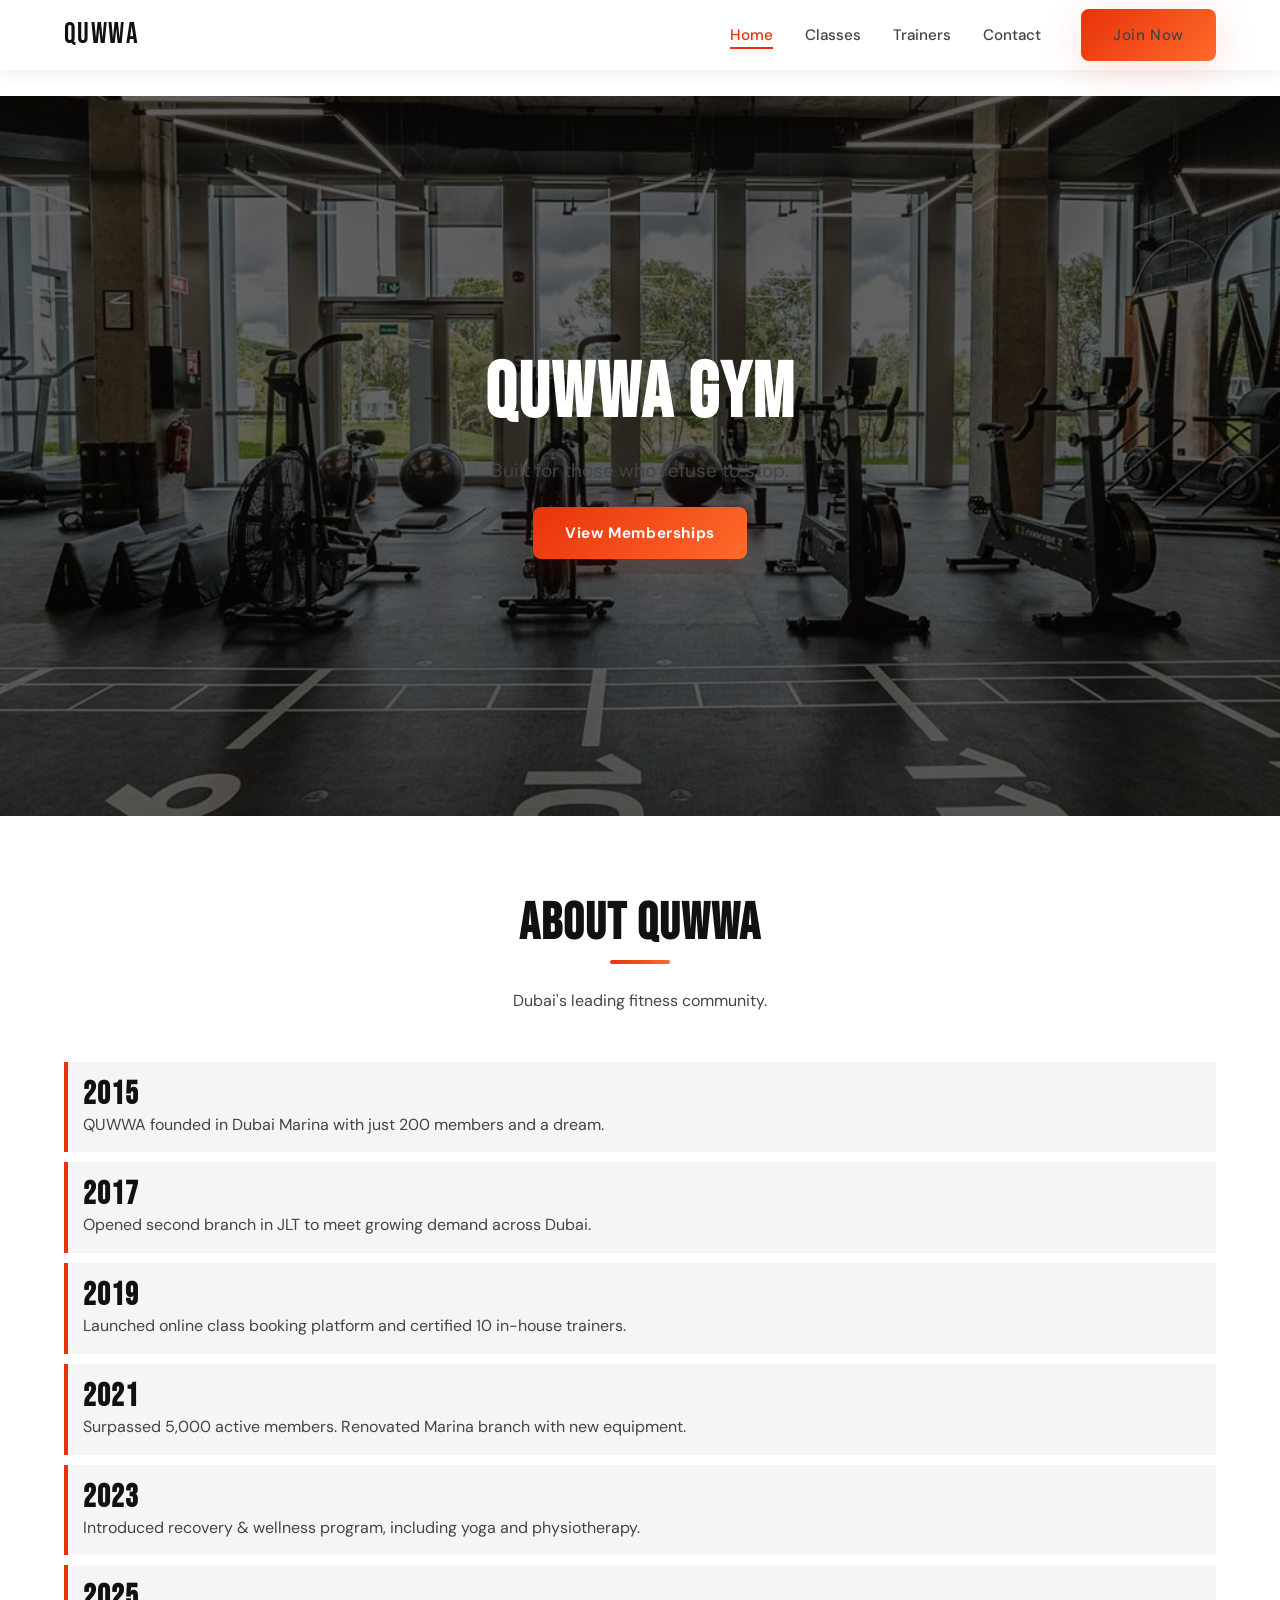
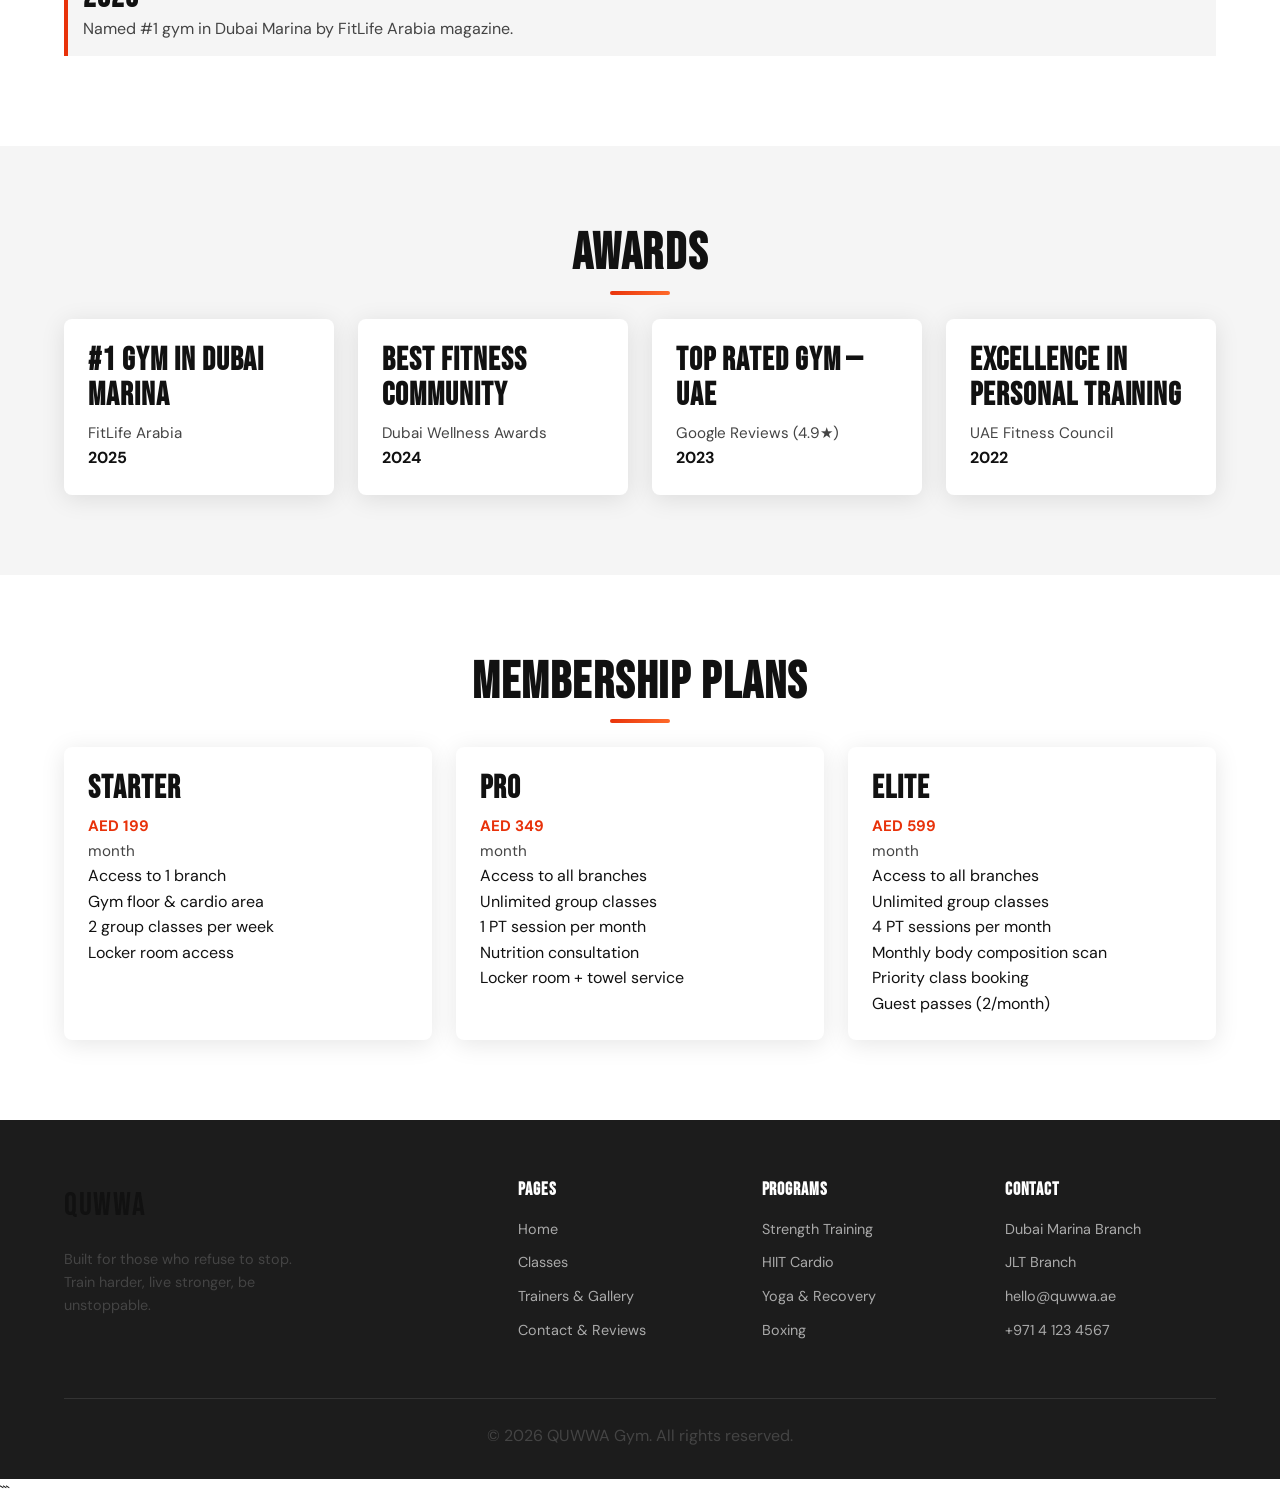
<file: index.html>
```html
<!DOCTYPE html>
<html lang="en">
<head>
<meta charset="UTF-8">
<meta name="viewport" content="width=device-width, initial-scale=1.0">
<title>QUWWA Gym - Home</title>

<link rel="stylesheet" href="css/shared.css">
<link rel="stylesheet" href="css/home.css">
</head>
<body>

<div id="navbar-placeholder"></div>

<main>

<section class="hero">
<div class="container hero-content">
<h1>QUWWA GYM</h1>
<p>Built for those who refuse to stop.</p>
<a href="#memberships" class="btn btn-primary">View Memberships</a>
</div>
</section>

<section id="about">
<div class="container">
<h2 class="section-title">About QUWWA</h2>
<div class="divider"></div>
<p class="section-subtitle">
Dubai's leading fitness community.
</p>

<div id="historyContainer"></div>
</div>
</section>

<section class="section-alt">
<div class="container">
<h2 class="section-title">Awards</h2>
<div class="divider"></div>

<div id="awardsContainer"></div>
</div>
</section>

<section id="memberships">
<div class="container">
<h2 class="section-title">Membership Plans</h2>
<div class="divider"></div>

<div id="membershipContainer"></div>
</div>
</section>

</main>

<div id="footer-placeholder"></div>

<script src="js/shared.js"></script>
<script src="js/home.js"></script>

</body>
</html>
```
</file>
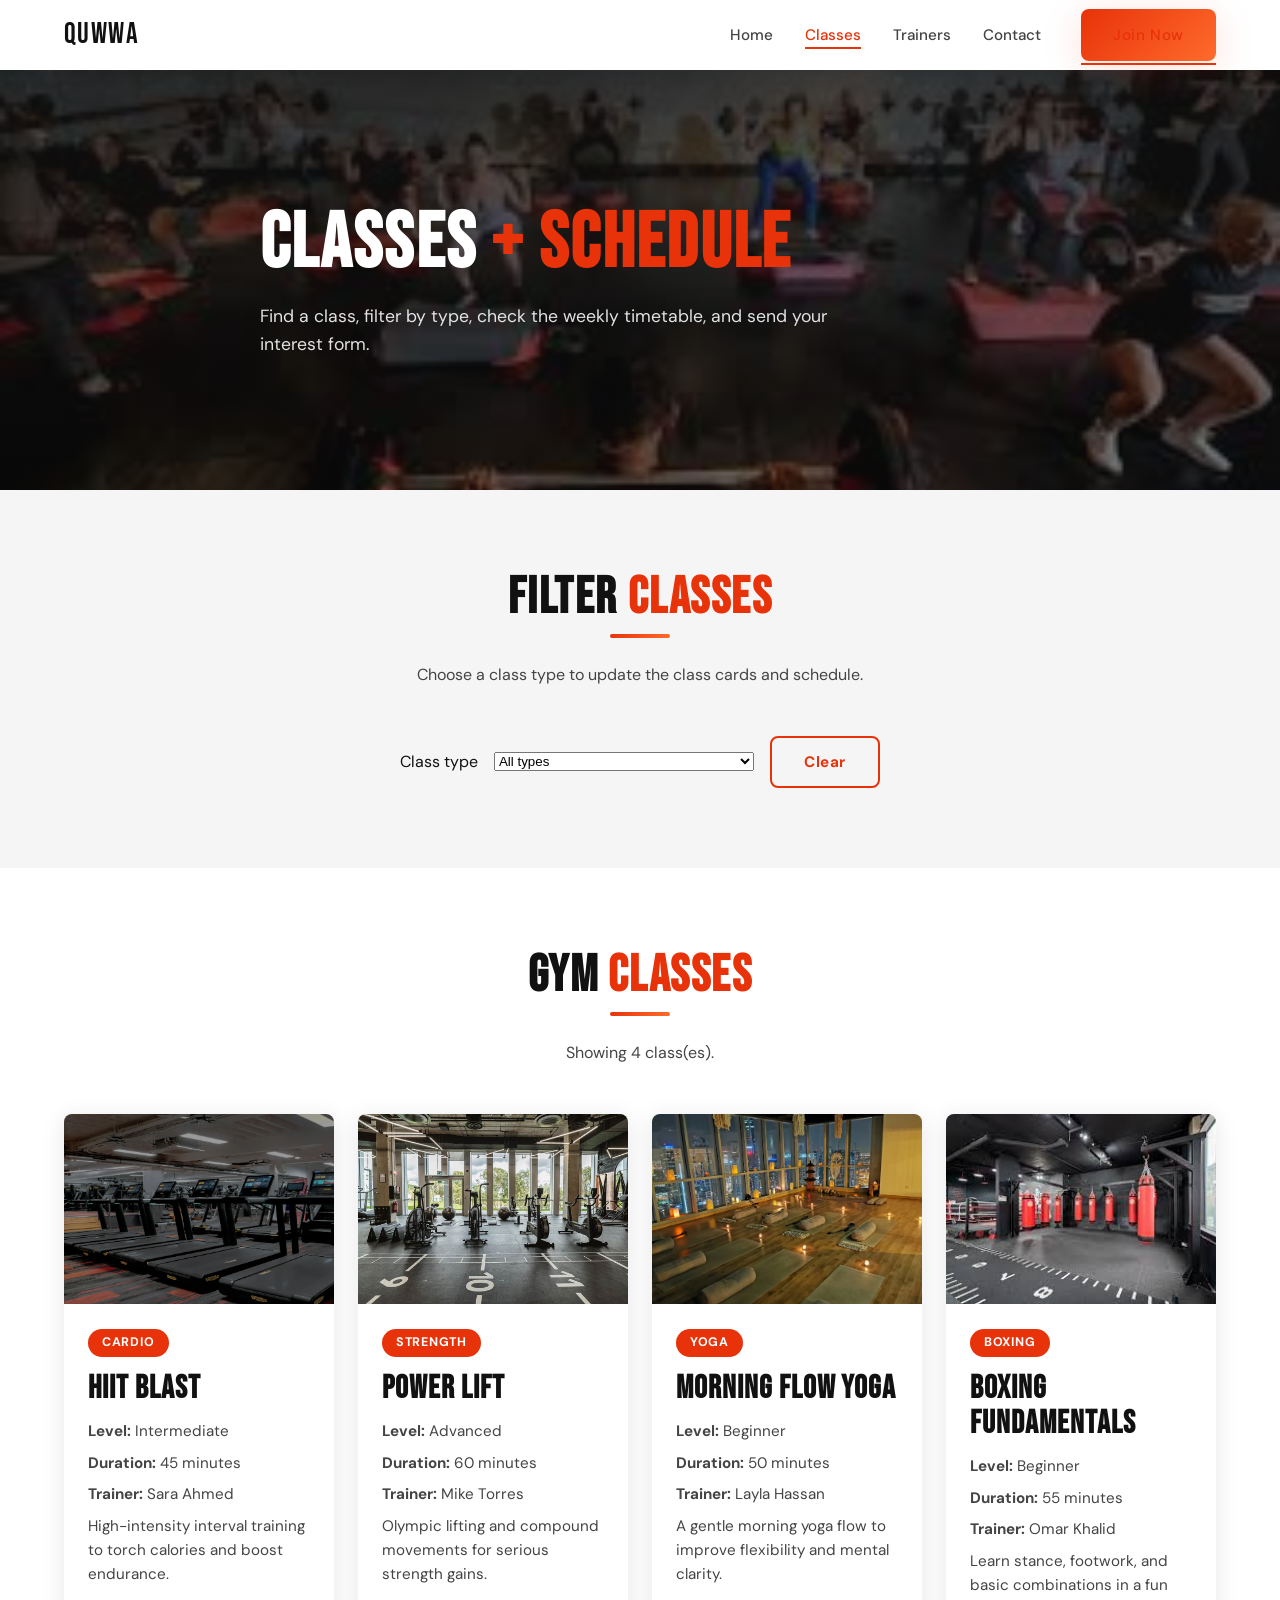
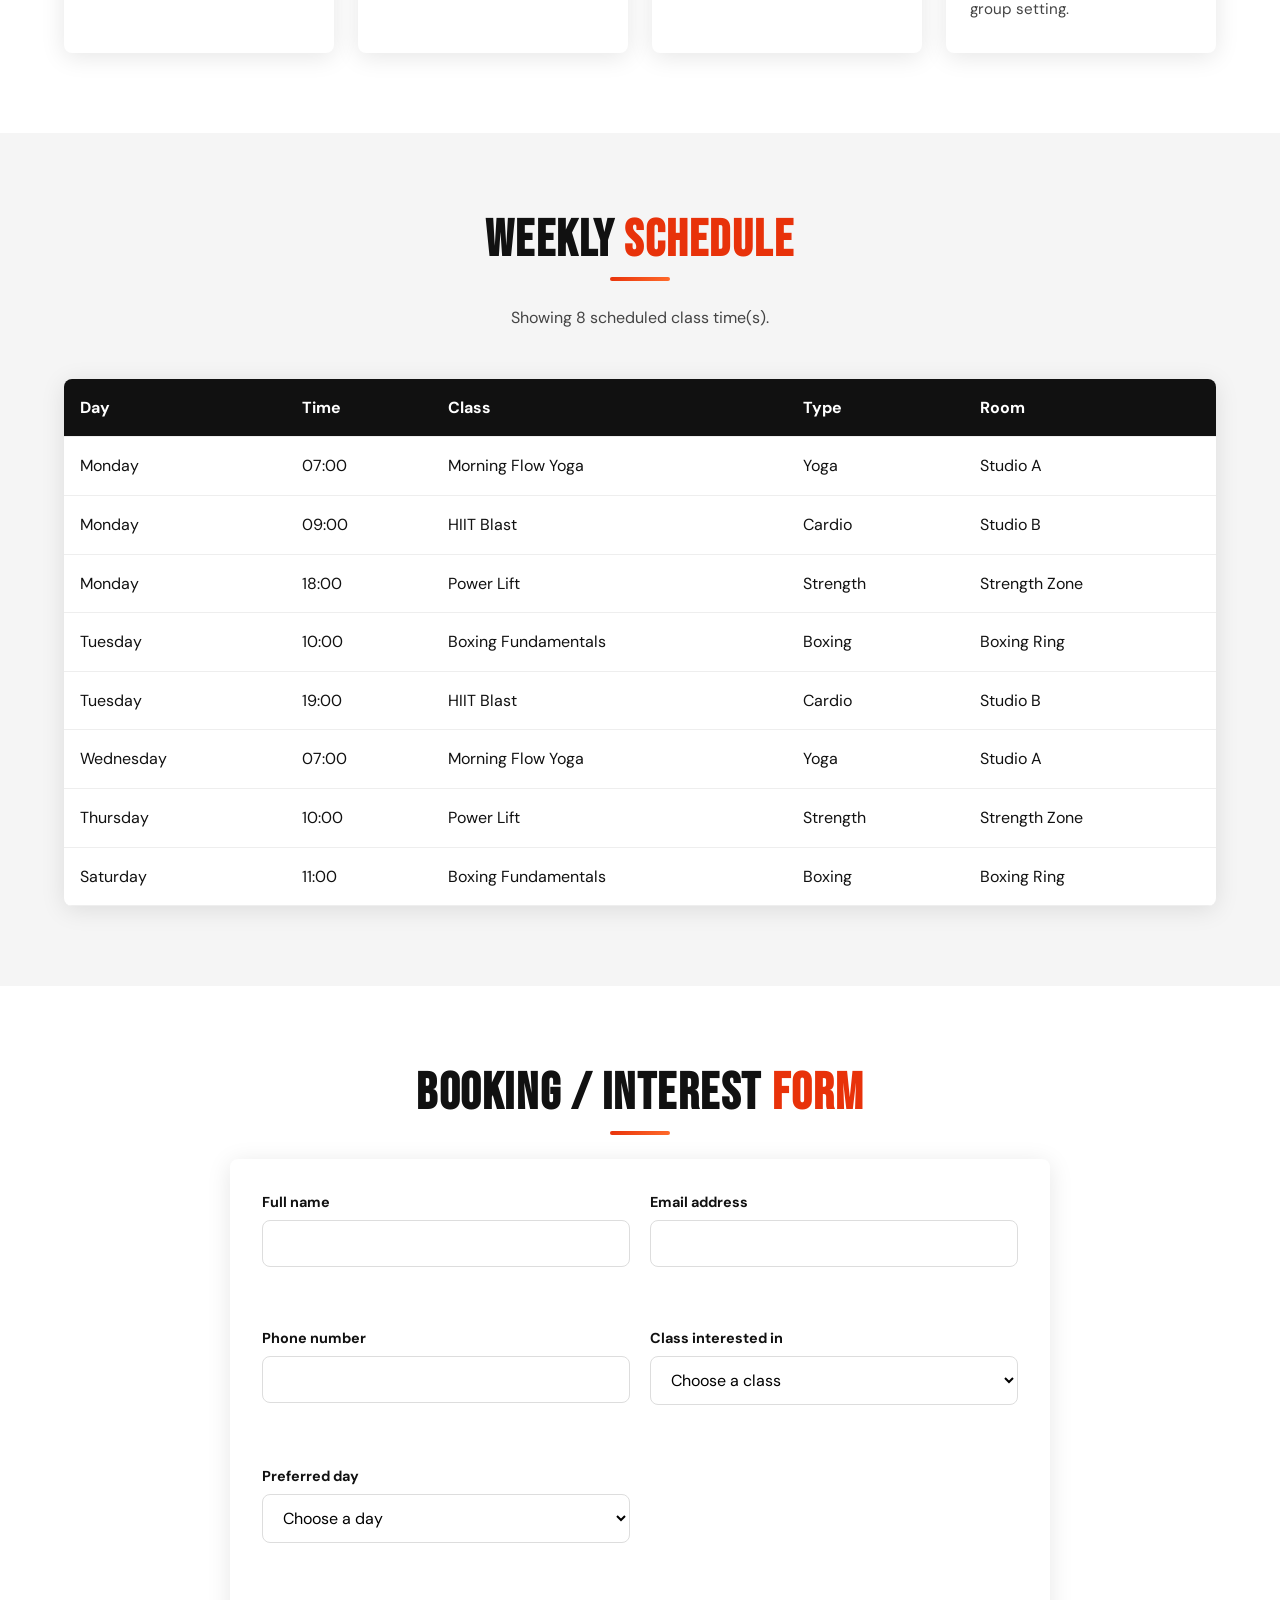
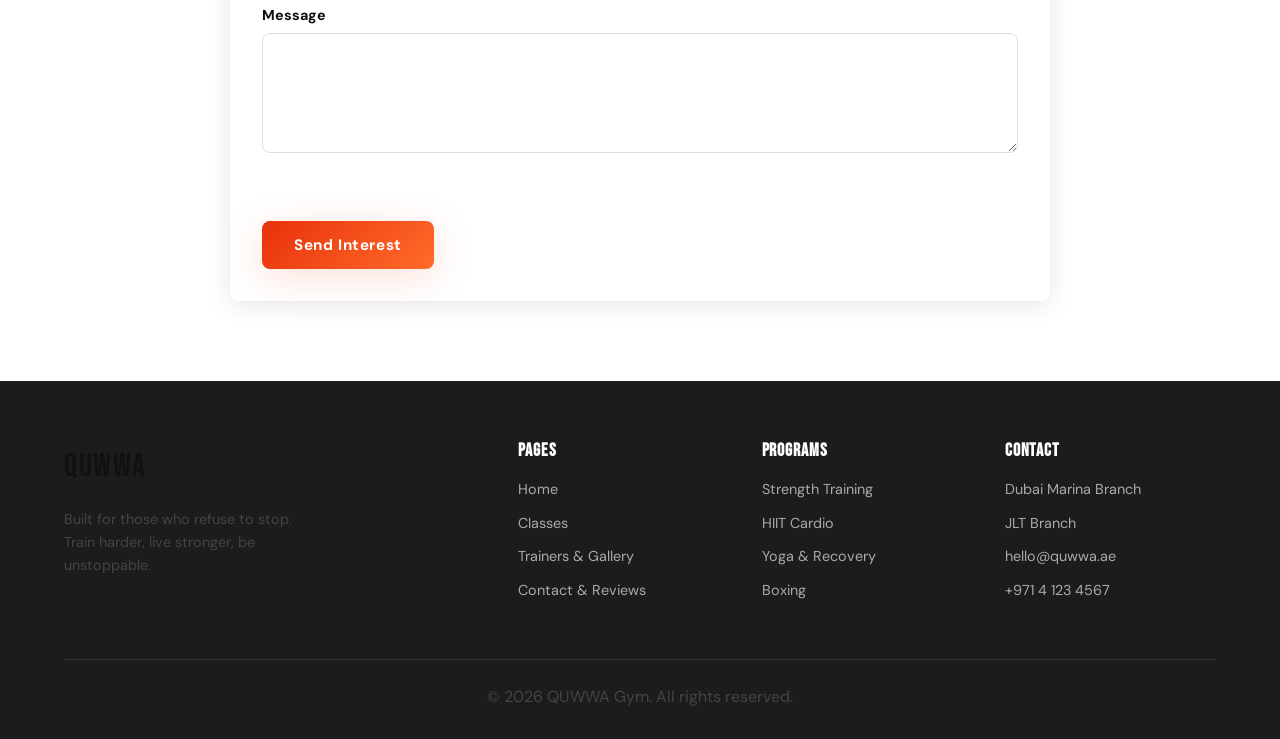
<file: classes.html>
<!DOCTYPE html>
<!-- This line tells the browser to use modern HTML. -->
<html lang="en">
<!-- The head contains settings and file links. -->
<head>
  <!-- This makes normal characters display correctly. -->
  <meta charset="UTF-8">
  <!-- This makes the page responsive on phones and laptops. -->
  <meta name="viewport" content="width=device-width, initial-scale=1.0">
  <!-- This is the browser tab title. -->
  <title>Lesson 2 Classes — QUWWA Gym</title>
  <!-- This loads the shared QUWWA website styles. -->
  <link rel="stylesheet" href="../css/shared.css">
  <!-- This loads the Lesson 2 Classes page styles. -->
  <link rel="stylesheet" href="css/classes.css">
  <!-- This loads the shared QUWWA navbar and footer script. -->
  <script src="../js/shared.js" defer></script>
  <!-- This loads the Lesson 2 Classes page script. -->
  <script src="js/classes.js" defer></script>
</head>
<!-- The body contains everything visible on the page. -->
<body>
  <!-- The shared QUWWA navbar will be inserted here. -->
  <div id="navbar-placeholder"></div>

  <!-- The main tag contains the real page content. -->
  <main>
    <!-- This section is the top hero area. -->
    <section class="classes-hero">
      <!-- This container keeps the hero text aligned with the website. -->
      <div class="container classes-hero-content">
        <!-- This is the main page heading. -->
        <h1>Classes <span class="accent">+ Schedule</span></h1>
        <!-- This paragraph explains what the page does. -->
        <p>Find a class, filter by type, check the weekly timetable, and send your interest form.</p>
      </div>
    </section>

    <!-- This section is the filter area. -->
    <section class="classes-filter-section section-alt">
      <!-- This container keeps the content inside the normal website width. -->
      <div class="container">
        <!-- This heading names the section. -->
        <h2 class="section-title">Filter <span class="accent">Classes</span></h2>
        <!-- This decorative line matches the rest of the website. -->
        <div class="divider"></div>
        <!-- This text explains the filter feature. -->
        <p class="section-subtitle">Choose a class type to update the class cards and schedule.</p>
        <!-- This row keeps the filter controls together. -->
        <div class="classes-filter-row">
          <!-- This label explains the dropdown. -->
          <label for="typeFilter">Class type</label>
          <!-- JavaScript will add class type options inside this select. -->
          <select id="typeFilter">
            <!-- This default option is always visible. -->
            <option value="All">All types</option>
          </select>
          <!-- This button clears the selected filter. -->
          <button type="button" class="btn btn-outline" id="clearFilter">Clear</button>
        </div>
      </div>
    </section>

    <!-- This section displays the class cards. -->
    <section class="classes-list-section">
      <!-- This container keeps the content aligned. -->
      <div class="container">
        <!-- This heading names the section. -->
        <h2 class="section-title">Gym <span class="accent">Classes</span></h2>
        <!-- This decorative line matches the other pages. -->
        <div class="divider"></div>
        <!-- JavaScript will update this text after loading JSON. -->
        <p id="classCount" class="section-subtitle">Loading classes from JSON...</p>
        <!-- JavaScript will place class cards inside this empty grid. -->
        <div id="classesGrid" class="classes-grid"></div>
      </div>
    </section>

    <!-- This section shows the weekly schedule. -->
    <section class="schedule-section section-alt">
      <!-- This container keeps the content aligned. -->
      <div class="container">
        <!-- This heading names the schedule section. -->
        <h2 class="section-title">Weekly <span class="accent">Schedule</span></h2>
        <!-- This decorative line matches the other pages. -->
        <div class="divider"></div>
        <!-- JavaScript updates this note when the filter changes. -->
        <p id="scheduleNote" class="section-subtitle">Loading schedule from JSON...</p>
        <!-- This wrapper allows horizontal scrolling on small screens. -->
        <div class="schedule-table-wrap">
          <!-- This table shows simple example schedule rows. -->
          <table class="schedule-table">
            <!-- This table head contains column names. -->
            <thead>
              <!-- This row contains the headings. -->
              <tr>
                <!-- This heading is for the day. -->
                <th>Day</th>
                <!-- This heading is for the time. -->
                <th>Time</th>
                <!-- This heading is for the class. -->
                <th>Class</th>
                <!-- This heading is for the type. -->
                <th>Type</th>
                <!-- This heading is for the room. -->
                <th>Room</th>
              </tr>
            </thead>
            <!-- JavaScript will add schedule rows inside this table body. -->
            <tbody id="scheduleBody"></tbody>
          </table>
        </div>
      </div>
    </section>

    <!-- This section contains the booking form. -->
    <section class="booking-section" id="booking">
      <!-- This container keeps the content aligned. -->
      <div class="container">
        <!-- This heading names the form section. -->
        <h2 class="section-title">Booking / Interest <span class="accent">Form</span></h2>
        <!-- This decorative line matches the other pages. -->
        <div class="divider"></div>
        <!-- This form is validated with simple JavaScript. -->
        <form id="bookingForm" class="booking-form" novalidate>
          <!-- This group contains the name field. -->
          <div class="form-group">
            <!-- This label names the input. -->
            <label for="studentName">Full name</label>
            <!-- This input lets the user type their name. -->
            <input id="studentName" type="text">
            <!-- This paragraph shows a name validation message. -->
            <p class="error-message" id="nameError"></p>
          </div>

          <!-- This group contains the email field. -->
          <div class="form-group">
            <!-- This label names the input. -->
            <label for="studentEmail">Email address</label>
            <!-- This input lets the user type their email. -->
            <input id="studentEmail" type="email">
            <!-- This paragraph shows an email validation message. -->
            <p class="error-message" id="emailError"></p>
          </div>

          <!-- This group contains the phone field. -->
          <div class="form-group">
            <!-- This label names the input. -->
            <label for="studentPhone">Phone number</label>
            <!-- This input lets the user type their phone number. -->
            <input id="studentPhone" type="tel">
            <!-- This paragraph shows a phone validation message. -->
            <p class="error-message" id="phoneError"></p>
          </div>

          <!-- This group contains the class dropdown. -->
          <div class="form-group">
            <!-- This label names the dropdown. -->
            <label for="classChoice">Class interested in</label>
            <!-- JavaScript will add class options inside this dropdown. -->
            <select id="classChoice">
              <!-- This default option appears before JavaScript adds classes. -->
              <option value="">Choose a class</option>
            </select>
            <!-- This paragraph shows a class validation message. -->
            <p class="error-message" id="classError"></p>
          </div>

          <!-- This group contains the preferred day dropdown. -->
          <div class="form-group">
            <!-- This label names the day dropdown. -->
            <label for="dayChoice">Preferred day</label>
            <!-- This dropdown lets the user choose a day. -->
            <select id="dayChoice">
              <!-- This default option asks the user to choose a day. -->
              <option value="">Choose a day</option>
              <!-- This option is Monday. -->
              <option value="Monday">Monday</option>
              <!-- This option is Tuesday. -->
              <option value="Tuesday">Tuesday</option>
              <!-- This option is Wednesday. -->
              <option value="Wednesday">Wednesday</option>
              <!-- This option is Thursday. -->
              <option value="Thursday">Thursday</option>
              <!-- This option is Friday. -->
              <option value="Friday">Friday</option>
              <!-- This option is Saturday. -->
              <option value="Saturday">Saturday</option>
              <!-- This option is Sunday. -->
              <option value="Sunday">Sunday</option>
            </select>
            <!-- This paragraph shows a day validation message. -->
            <p class="error-message" id="dayError"></p>
          </div>

          <!-- This group contains the message field. -->
          <div class="form-group form-full">
            <!-- This label names the message box. -->
            <label for="studentMessage">Message</label>
            <!-- This textarea lets the user write a message. -->
            <textarea id="studentMessage" rows="4"></textarea>
            <!-- This paragraph shows a message validation message. -->
            <p class="error-message" id="messageError"></p>
          </div>

          <!-- This button submits the form. -->
          <button type="submit" class="btn btn-primary">Send Interest</button>
          <!-- This paragraph shows the simple JavaScript message. -->
          <p id="formMessage" class="form-message"></p>
        </form>
      </div>
    </section>
  </main>

  <!-- The shared QUWWA footer will be inserted here. -->
  <div id="footer-placeholder"></div>
</body>
</html>
</file>
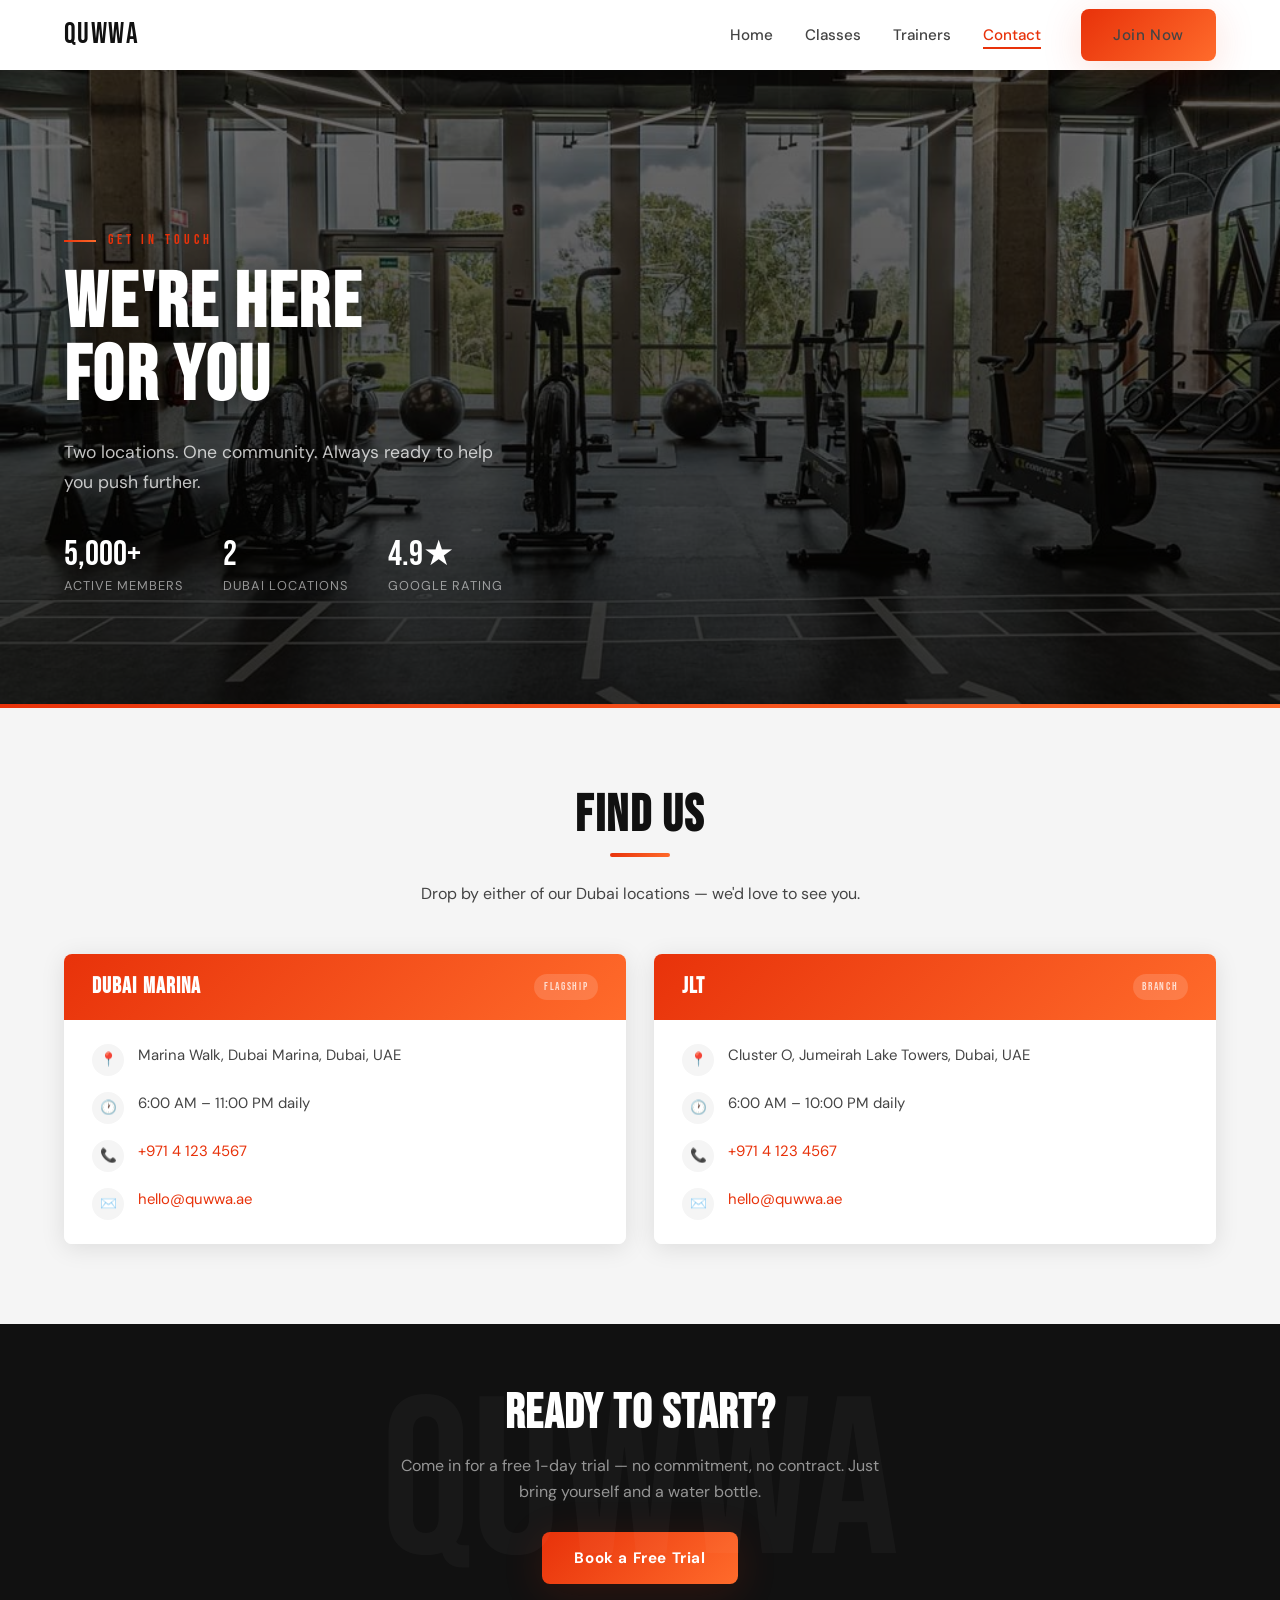
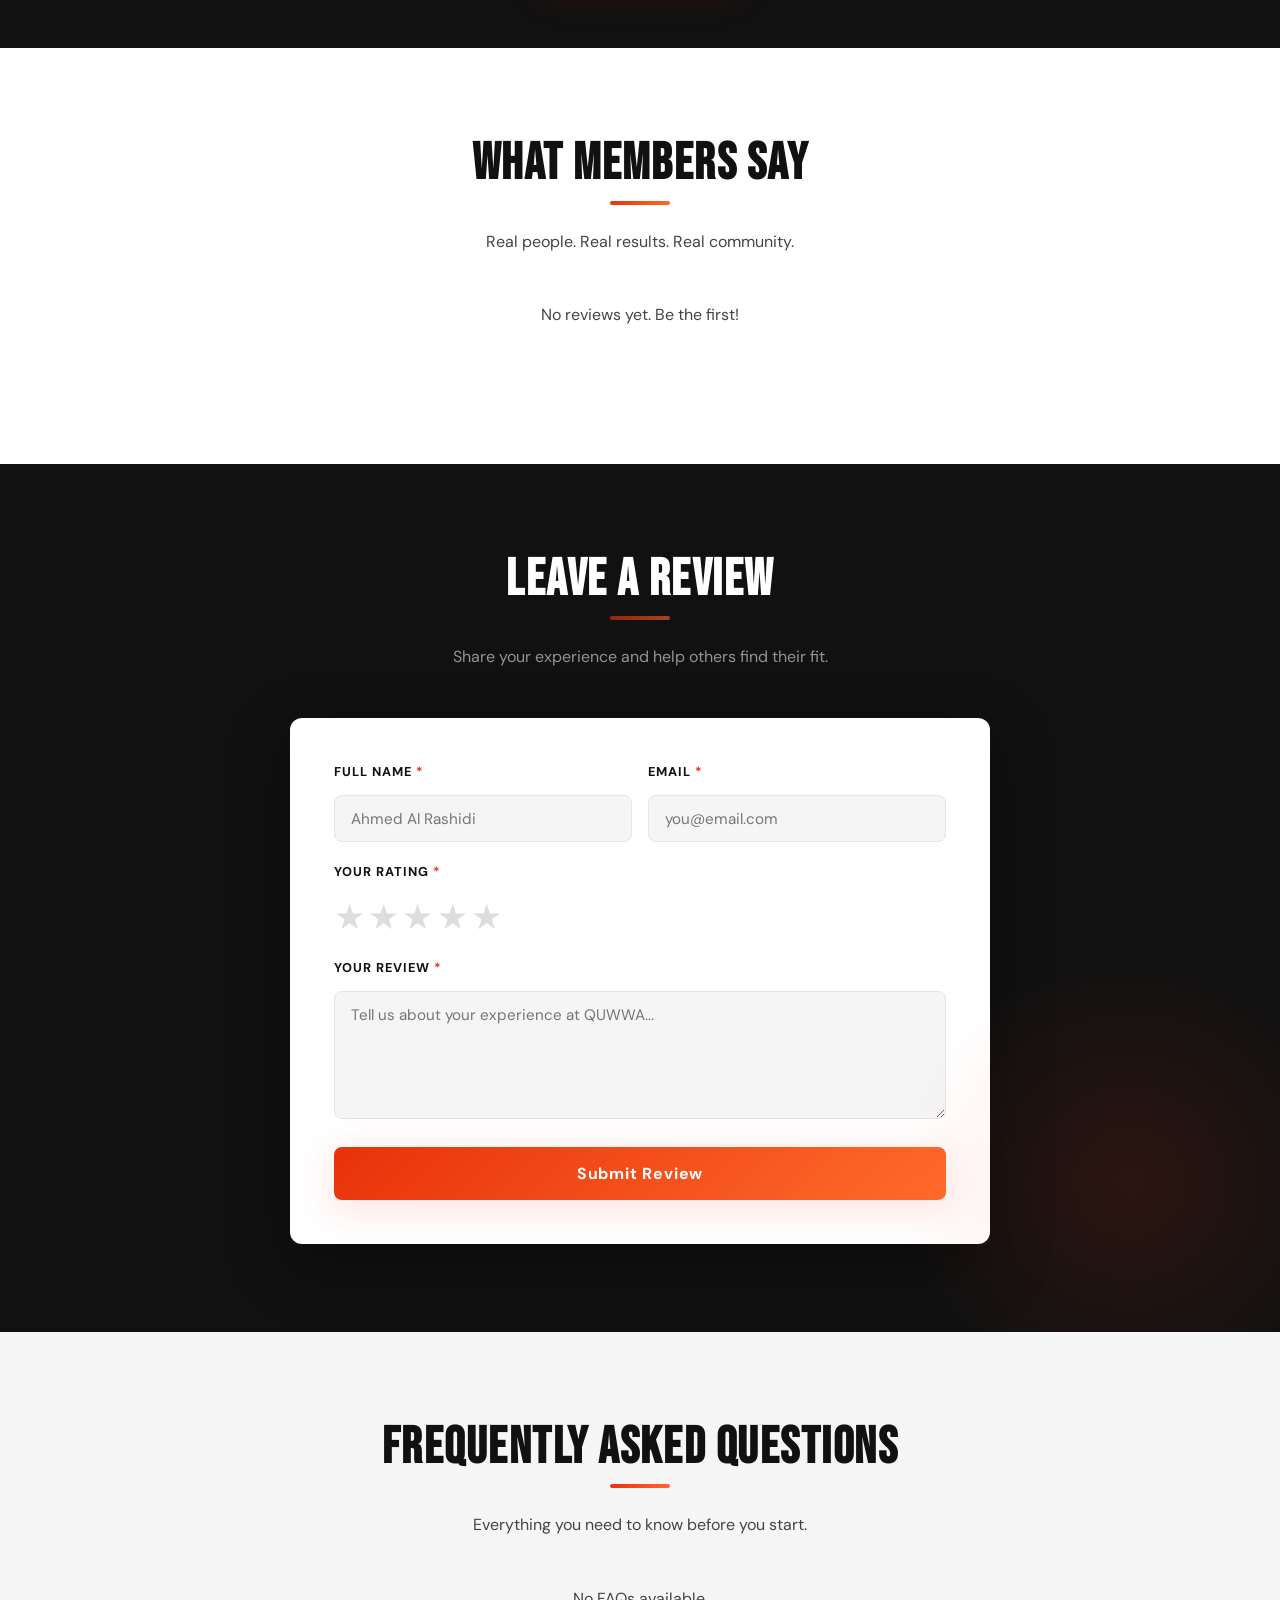
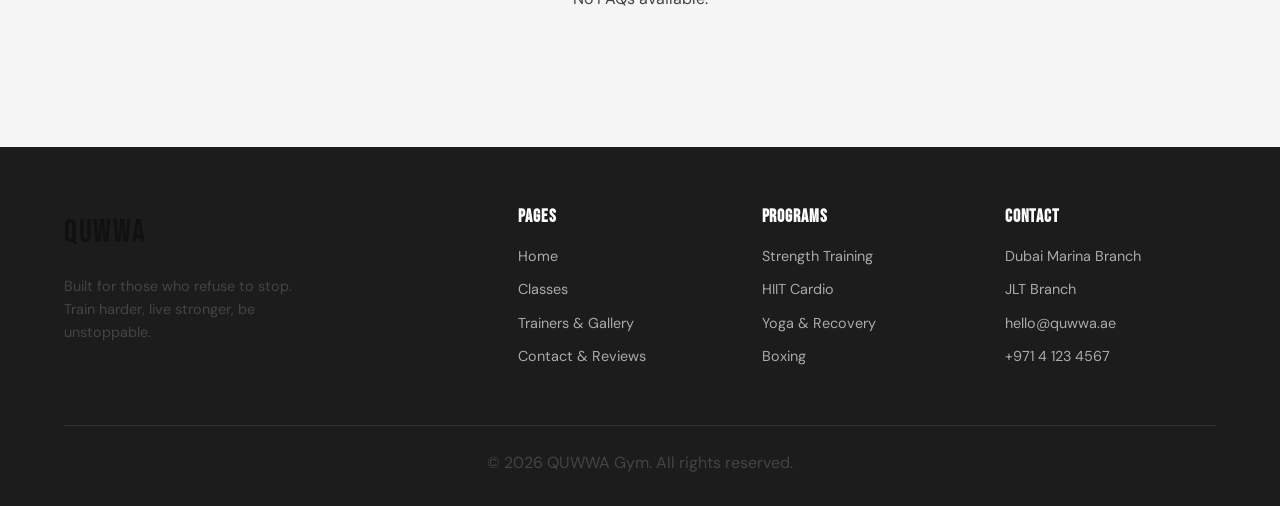
<file: contact.html>
<!DOCTYPE html>
<html lang="en">
<head>
  <meta charset="UTF-8" />
  <meta name="viewport" content="width=device-width, initial-scale=1.0"/>
  <title>Contact & Reviews — QUWWA Gym</title>
  <link rel="stylesheet" href="css/shared.css" />
  <link rel="stylesheet" href="css/contact.css" />
</head>
<body>

  <div id="navbar-placeholder"></div>

  <main>

    <!-- ===== HERO ===== -->
    <section class="contact-hero">
      <div class="container">
        <p class="hero-eyebrow">GET IN TOUCH</p>
        <h1>We're Here<br>For You</h1>
        <p class="hero-sub">Two locations. One community. Always ready to help you push further.</p>
        <div class="hero-stats">
          <div>
            <div class="hero-stat-number">5,000+</div>
            <div class="hero-stat-label">ACTIVE MEMBERS</div>
          </div>
          <div>
            <div class="hero-stat-number">2</div>
            <div class="hero-stat-label">DUBAI LOCATIONS</div>
          </div>
          <div>
            <div class="hero-stat-number">4.9★</div>
            <div class="hero-stat-label">GOOGLE RATING</div>
          </div>
        </div>
      </div>
    </section>

    <!-- ===== CONTACT INFO ===== -->
    <section class="branches-section">
      <div class="container">
        <h2 class="section-title">Find Us</h2>
        <div class="divider"></div>
        <p class="section-subtitle">Drop by either of our Dubai locations — we'd love to see you.</p>

        <div class="branches-grid">
          <div class="branch-card card">
            <div class="branch-card-top">
              <h3>Dubai Marina</h3>
              <span class="branch-tag">FLAGSHIP</span>
            </div>
            <div class="branch-body">
              <div class="branch-detail">
                <div class="detail-icon-wrap">📍</div>
                <span>Marina Walk, Dubai Marina, Dubai, UAE</span>
              </div>
              <div class="branch-detail">
                <div class="detail-icon-wrap">🕐</div>
                <span>6:00 AM – 11:00 PM daily</span>
              </div>
              <div class="branch-detail">
                <div class="detail-icon-wrap">📞</div>
                <a href="tel:+97141234567">+971 4 123 4567</a>
              </div>
              <div class="branch-detail">
                <div class="detail-icon-wrap">✉️</div>
                <a href="mailto:hello@quwwa.ae">hello@quwwa.ae</a>
              </div>
            </div>
          </div>

          <div class="branch-card card">
            <div class="branch-card-top">
              <h3>JLT</h3>
              <span class="branch-tag">BRANCH</span>
            </div>
            <div class="branch-body">
              <div class="branch-detail">
                <div class="detail-icon-wrap">📍</div>
                <span>Cluster O, Jumeirah Lake Towers, Dubai, UAE</span>
              </div>
              <div class="branch-detail">
                <div class="detail-icon-wrap">🕐</div>
                <span>6:00 AM – 10:00 PM daily</span>
              </div>
              <div class="branch-detail">
                <div class="detail-icon-wrap">📞</div>
                <a href="tel:+97141234567">+971 4 123 4567</a>
              </div>
              <div class="branch-detail">
                <div class="detail-icon-wrap">✉️</div>
                <a href="mailto:hello@quwwa.ae">hello@quwwa.ae</a>
              </div>
            </div>
          </div>
        </div>
      </div>
    </section>

    <!-- ===== DARK BAND ===== -->
    <div class="dark-band">
      <div class="container">
        <h2>Ready to Start?</h2>
        <p>Come in for a free 1-day trial — no commitment, no contract. Just bring yourself and a water bottle.</p>
        <a href="classes.html#booking" class="btn btn-primary">Book a Free Trial</a>
      </div>
    </div>

    <!-- ===== TESTIMONIALS ===== -->
    <section class="testimonials-section">
      <div class="container">
        <h2 class="section-title">What Members Say</h2>
        <div class="divider"></div>
        <p class="section-subtitle">Real people. Real results. Real community.</p>
        <div class="testimonials-grid" id="testimonials-grid">
          <div class="testimonial-skeleton card"></div>
          <div class="testimonial-skeleton card"></div>
          <div class="testimonial-skeleton card"></div>
        </div>
      </div>
    </section>

    <!-- ===== FEEDBACK FORM ===== -->
    <section class="feedback-section" id="feedback">
      <div class="container">
        <h2 class="section-title">Leave a Review</h2>
        <div class="divider"></div>
        <p class="section-subtitle">Share your experience and help others find their fit.</p>

        <div class="form-wrapper">
          <div id="form-success" class="form-success hidden">
            <div class="success-icon">✓</div>
            <h3>Thank You!</h3>
            <p>Your review has been submitted. We appreciate the feedback.</p>
          </div>

          <form id="feedback-form" novalidate>
            <div class="form-row">
              <div class="form-group">
                <label for="feedback-name">Full Name <span class="required">*</span></label>
                <input type="text" id="feedback-name" placeholder="Ahmed Al Rashidi" />
                <span class="error-msg" id="error-name"></span>
              </div>
              <div class="form-group">
                <label for="feedback-email">Email <span class="required">*</span></label>
                <input type="email" id="feedback-email" placeholder="you@email.com" />
                <span class="error-msg" id="error-email"></span>
              </div>
            </div>

            <div class="form-group">
              <label>Your Rating <span class="required">*</span></label>
              <div class="star-rating" id="star-rating">
                <button type="button" class="star" data-value="1">★</button>
                <button type="button" class="star" data-value="2">★</button>
                <button type="button" class="star" data-value="3">★</button>
                <button type="button" class="star" data-value="4">★</button>
                <button type="button" class="star" data-value="5">★</button>
              </div>
              <input type="hidden" id="feedback-rating" value="" />
              <span class="error-msg" id="error-rating"></span>
            </div>

            <div class="form-group">
              <label for="feedback-message">Your Review <span class="required">*</span></label>
              <textarea id="feedback-message" rows="5" placeholder="Tell us about your experience at QUWWA..."></textarea>
              <span class="error-msg" id="error-message"></span>
            </div>

            <button type="submit" class="btn btn-primary submit-btn" id="submit-btn">
              Submit Review
            </button>
          </form>
        </div>
      </div>
    </section>

    <!-- ===== FAQ ===== -->
    <section class="faq-section">
      <div class="container">
        <h2 class="section-title">Frequently Asked Questions</h2>
        <div class="divider"></div>
        <p class="section-subtitle">Everything you need to know before you start.</p>
        <div class="faq-list" id="faq-list"></div>
      </div>
    </section>

  </main>

  <div id="footer-placeholder"></div>

  <script src="js/shared.js"></script>
  <script src="js/contact.js"></script>
</body>
</html>
</file>
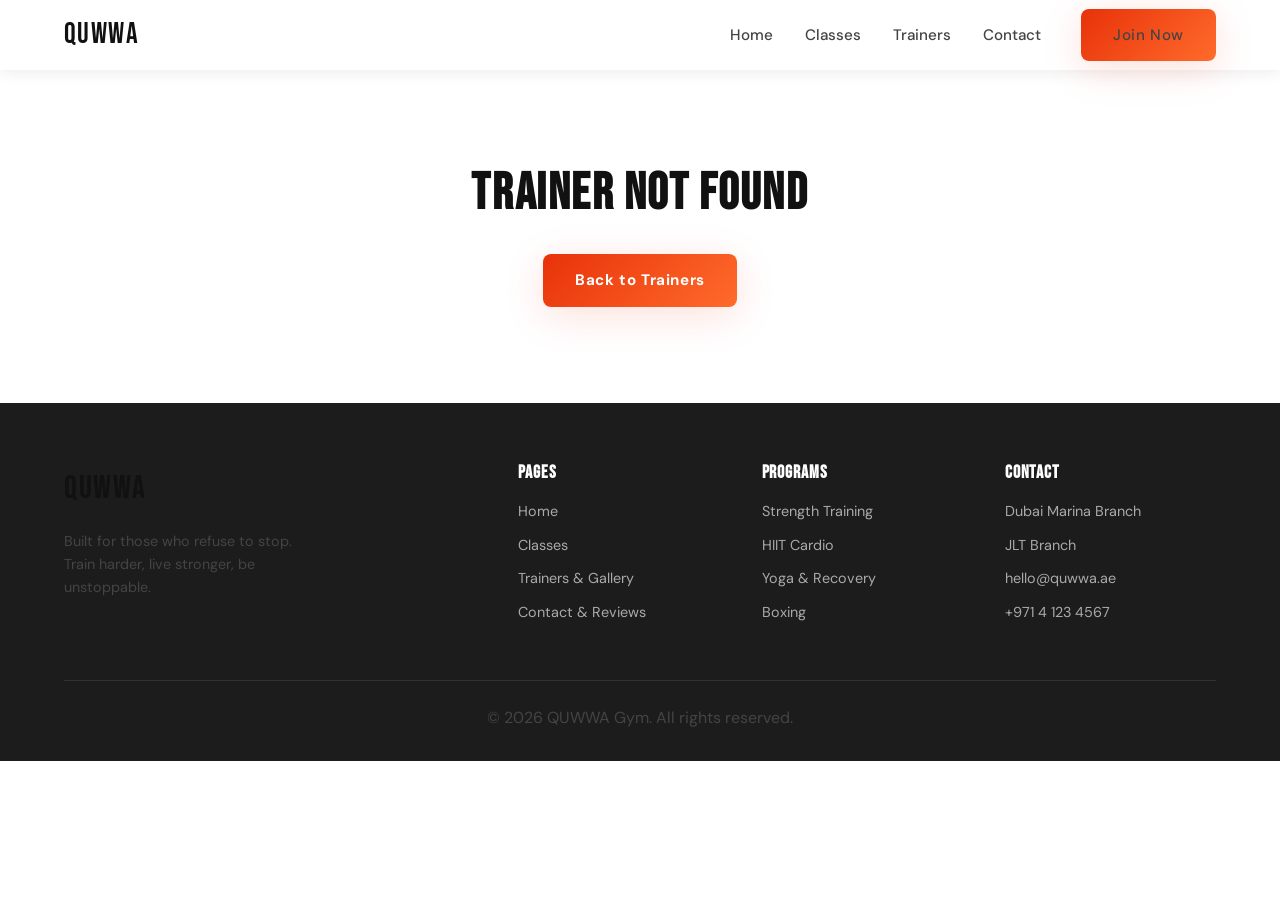
<file: trainer-profile.html>
<!DOCTYPE html>
<html lang="en">
<head>
  <meta charset="UTF-8"/>
  <meta name="viewport" content="width=device-width, initial-scale=1.0"/>
  <title>Trainer Profile — QUWWA Gym</title>
  <link rel="stylesheet" href="css/shared.css"/>
  <link rel="stylesheet" href="css/trainer-profile.css"/>
</head>
<body>

  <div id="navbar-placeholder"></div>

  <main>

    <!-- ═══ HERO ═══ -->
    <section class="profile-hero">
      <div class="profile-hero-img" id="heroImg"></div>
      <div class="profile-hero-overlay"></div>
      <div class="container profile-hero-content">
        <a href="trainers.html" class="back-btn">← Back to Trainers</a>
        <div class="profile-hero-info">
          <span class="hero-eyebrow" id="heroSpec"></span>
          <h1 id="heroName"></h1>
          <p class="profile-tagline" id="heroTagline"></p>
          <div class="profile-stats" id="heroStats"></div>
        </div>
      </div>
    </section>

    <!-- ═══ MAIN CONTENT ═══ -->
    <section class="profile-body">
      <div class="container profile-grid">

        <!-- Left: Bio + Classes + Schedule -->
        <div class="profile-main">
          <div class="profile-card">
            <h3>About</h3>
            <div class="divider" style="margin:0 0 1.2rem"></div>
            <p id="profileBio"></p>
          </div>

          <div class="profile-card mt-4">
            <h3>Classes I Teach</h3>
            <div class="divider" style="margin:0 0 1.2rem"></div>
            <div class="classes-list" id="profileClasses"></div>
          </div>

          <div class="profile-card mt-4">
            <h3>Weekly Availability</h3>
            <div class="divider" style="margin:0 0 1.2rem"></div>
            <div class="availability-grid" id="profileAvailability"></div>
          </div>

          <!-- Client quote -->
          <div class="client-quote mt-4" id="profileQuote"></div>
        </div>

        <!-- Right: Photo + Certs + Book -->
        <div class="profile-side">
          <div class="profile-photo-wrap">
            <img id="profilePhoto" src="" alt=""/>
            <div class="profile-spec-badge" id="profileBadge"></div>
          </div>

          <div class="profile-card mt-4">
            <h3>Certifications</h3>
            <div class="divider" style="margin:0 0 1.2rem"></div>
            <ul class="cert-list" id="profileCerts"></ul>
          </div>

          <a href="classes.html" class="btn btn-primary mt-4" style="width:100%;text-align:center;display:block">
            Book a Session
          </a>
        </div>

      </div>
    </section>

    <!-- ═══ TRAINING GALLERY ═══ -->
    <section class="profile-gallery-section section-alt">
      <div class="container">
        <h2 class="section-title">Training <span class="accent">Style</span></h2>
        <div class="divider"></div>
        <div class="profile-gallery" id="profileGallery"></div>
      </div>
    </section>

    <!-- ═══ OTHER TRAINERS ═══ -->
    <section class="other-trainers">
      <div class="container">
        <h2 class="section-title">Meet Other <span class="accent">Trainers</span></h2>
        <div class="divider"></div>
        <div class="other-trainers-grid" id="otherTrainers"></div>
      </div>
    </section>

  </main>

  <div id="footer-placeholder"></div>

  <script src="js/shared.js"></script>
  <script src="js/trainer-profile.js"></script>
</body>
</html>
</file>
<file: css/shared.css>
/* ============================================================
   QUWWA GYM — Shared Stylesheet
   All team members use this file. Do NOT edit without
   discussing with the group first.
   ============================================================ */

/* ---------- Google Fonts ---------- */
@import url('https://fonts.googleapis.com/css2?family=Bebas+Neue&family=DM+Sans:wght@400;500;700&display=swap');

/* ---------- CSS Variables (change here = changes everywhere) ---------- */
:root {
  --red:        #E8320A;
  --orange:     #FF6B2B;
  --gradient:   linear-gradient(135deg, #E8320A, #FF6B2B);
  --black:      #111111;
  --dark:       #1C1C1C;
  --mid:        #444444;
  --light-grey: #F5F5F5;
  --white:      #FFFFFF;

  --font-display: 'Bebas Neue', sans-serif;
  --font-body:    'DM Sans', sans-serif;

  --nav-height: 70px;
  --radius:     8px;
  --shadow:     0 4px 24px rgba(0,0,0,0.10);
  --shadow-lg:  0 8px 40px rgba(232,50,10,0.15);
  --transition: 0.25s ease;
}

/* ---------- Reset ---------- */
*, *::before, *::after { box-sizing: border-box; margin: 0; padding: 0; }
html { scroll-behavior: smooth; }
body {
  font-family: var(--font-body);
  color: var(--black);
  background: var(--white);
  line-height: 1.6;
}
img { max-width: 100%; display: block; }
a  { text-decoration: none; color: inherit; }
ul { list-style: none; }

/* ---------- Typography ---------- */
h1, h2, h3, h4 { font-family: var(--font-display); letter-spacing: 0.03em; line-height: 1.1; }
h1 { font-size: clamp(2.8rem, 6vw, 5rem); }
h2 { font-size: clamp(2rem,  4vw, 3.2rem); }
h3 { font-size: clamp(1.4rem, 2.5vw, 2rem); }
h4 { font-size: 1.2rem; }
p  { font-size: 1rem; color: var(--mid); }

.section-title {
  text-align: center;
  margin-bottom: 0.5rem;
}
.section-subtitle {
  text-align: center;
  max-width: 520px;
  margin: 0 auto 3rem;
  color: var(--mid);
}
.accent { color: var(--red); }

/* ---------- Layout ---------- */
.container {
  width: 90%;
  max-width: 1200px;
  margin: 0 auto;
}
section {
  padding: 80px 0;
}
.section-alt {
  background: var(--light-grey);
}

/* ---------- Buttons ---------- */
.btn {
  display: inline-block;
  padding: 14px 32px;
  border-radius: var(--radius);
  font-family: var(--font-body);
  font-weight: 700;
  font-size: 0.95rem;
  letter-spacing: 0.04em;
  cursor: pointer;
  border: none;
  transition: var(--transition);
}
.btn-primary {
  background: var(--gradient);
  color: var(--white);
  box-shadow: var(--shadow-lg);
}
.btn-primary:hover {
  transform: translateY(-2px);
  box-shadow: 0 12px 40px rgba(232,50,10,0.30);
}
.btn-outline {
  background: transparent;
  border: 2px solid var(--red);
  color: var(--red);
}
.btn-outline:hover {
  background: var(--red);
  color: var(--white);
}

/* ---------- Cards ---------- */
.card {
  background: var(--white);
  border-radius: var(--radius);
  box-shadow: var(--shadow);
  overflow: hidden;
  transition: transform var(--transition), box-shadow var(--transition);
}
.card:hover {
  transform: translateY(-6px);
  box-shadow: var(--shadow-lg);
}
.card-body { padding: 1.5rem; }
.card-body h3 { margin-bottom: 0.5rem; }
.card-body p  { font-size: 0.95rem; }

/* ---------- Badge ---------- */
.badge {
  display: inline-block;
  padding: 4px 14px;
  border-radius: 100px;
  font-size: 0.78rem;
  font-weight: 700;
  letter-spacing: 0.06em;
  text-transform: uppercase;
}
.badge-red    { background: var(--red);    color: #fff; }
.badge-orange { background: var(--orange); color: #fff; }
.badge-grey   { background: #eee;          color: var(--mid); }

/* ---------- Form elements ---------- */
.form-group { margin-bottom: 1.2rem; }
.form-group label {
  display: block;
  font-weight: 700;
  margin-bottom: 6px;
  font-size: 0.9rem;
}
.form-group input,
.form-group select,
.form-group textarea {
  width: 100%;
  padding: 12px 16px;
  border: 1.5px solid #ddd;
  border-radius: var(--radius);
  font-family: var(--font-body);
  font-size: 1rem;
  transition: border-color var(--transition);
  background: var(--white);
}
.form-group input:focus,
.form-group select:focus,
.form-group textarea:focus {
  outline: none;
  border-color: var(--red);
}
.form-group textarea { resize: vertical; min-height: 120px; }
.error-msg { color: var(--red); font-size: 0.82rem; margin-top: 4px; display: none; }
.error-msg.show { display: block; }

/* ---------- Divider ---------- */
.divider {
  width: 60px;
  height: 4px;
  background: var(--gradient);
  border-radius: 4px;
  margin: 0 auto 1.5rem;
}

/* ---------- Navbar ---------- */
.navbar {
  position: fixed;
  top: 0; left: 0; right: 0;
  height: var(--nav-height);
  background: var(--white);
  box-shadow: 0 2px 16px rgba(0,0,0,0.08);
  z-index: 1000;
  display: flex;
  align-items: center;
}
.navbar .container {
  display: flex;
  align-items: center;
  justify-content: space-between;
}
.nav-logo {
  font-family: var(--font-display);
  font-size: 1.8rem;
  color: var(--black);
  letter-spacing: 0.05em;
}
.nav-logo span { color: var(--red); }
.nav-links {
  display: flex;
  gap: 2rem;
  align-items: center;
}
.nav-links a {
  font-weight: 500;
  font-size: 0.95rem;
  color: var(--mid);
  transition: color var(--transition);
  position: relative;
}
.nav-links a::after {
  content: '';
  position: absolute;
  bottom: -4px; left: 0;
  width: 0; height: 2px;
  background: var(--red);
  transition: width var(--transition);
}
.nav-links a:hover,
.nav-links a.active { color: var(--red); }
.nav-links a:hover::after,
.nav-links a.active::after { width: 100%; }
.nav-links .btn { margin-left: 0.5rem; }

/* Hamburger */
.hamburger { display: none; flex-direction: column; gap: 5px; cursor: pointer; }
.hamburger span {
  width: 26px; height: 2px;
  background: var(--black);
  border-radius: 2px;
  transition: var(--transition);
}

/* ---------- Footer ---------- */
footer {
  background: var(--dark);
  color: #aaa;
  padding: 60px 0 30px;
}
.footer-grid {
  display: grid;
  grid-template-columns: 2fr 1fr 1fr 1fr;
  gap: 2rem;
  margin-bottom: 3rem;
}
.footer-brand .nav-logo { font-size: 2rem; margin-bottom: 1rem; }
.footer-brand p { font-size: 0.9rem; max-width: 260px; }
footer h4 {
  font-family: var(--font-display);
  font-size: 1.1rem;
  color: var(--white);
  margin-bottom: 1rem;
  letter-spacing: 0.05em;
}
footer ul li { margin-bottom: 0.5rem; }
footer ul li a { font-size: 0.9rem; color: #aaa; transition: color var(--transition); }
footer ul li a:hover { color: var(--orange); }
.footer-bottom {
  border-top: 1px solid #333;
  padding-top: 1.5rem;
  text-align: center;
  font-size: 0.85rem;
}

/* ---------- Page offset (for fixed nav) ---------- */
main { padding-top: var(--nav-height); }

/* ---------- Utility ---------- */
.text-center { text-align: center; }
.mt-1 { margin-top: 0.5rem; }
.mt-2 { margin-top: 1rem; }
.mt-3 { margin-top: 1.5rem; }
.mt-4 { margin-top: 2rem; }
.mb-1 { margin-bottom: 0.5rem; }
.mb-2 { margin-bottom: 1rem; }
.mb-3 { margin-bottom: 1.5rem; }
.mb-4 { margin-bottom: 2rem; }
.flex  { display: flex; }
.grid  { display: grid; }
.gap-1 { gap: 0.5rem; }
.gap-2 { gap: 1rem; }
.gap-3 { gap: 1.5rem; }
.gap-4 { gap: 2rem; }

/* ---------- Responsive ---------- */
@media (max-width: 900px) {
  .footer-grid { grid-template-columns: 1fr 1fr; }
}
@media (max-width: 700px) {
  .nav-links { display: none; flex-direction: column; position: absolute; top: var(--nav-height); left: 0; right: 0; background: var(--white); padding: 1.5rem; box-shadow: var(--shadow); }
  .nav-links.open { display: flex; }
  .hamburger { display: flex; }
  .footer-grid { grid-template-columns: 1fr; }
  section { padding: 60px 0; }
}
</file>
<file: css/home.css>
.hero {
    background: linear-gradient(rgba(0,0,0,.6), rgba(0,0,0,.6)),
                url('../images/gym-main.jpg');
    background-size: cover;
    background-position: center;
    height: 80vh;
    display: flex;
    align-items: center;
    justify-content: center;
    text-align: center;
    color: white;
}

.hero-content {
    max-width: 700px;
}

.hero p {
    margin: 20px 0;
    font-size: 1.2rem;
}

.cards-grid {
    display: grid;
    grid-template-columns: repeat(auto-fit, minmax(250px, 1fr));
    gap: 1.5rem;
}

.timeline-item {
    padding: 15px;
    margin-bottom: 10px;
    border-left: 4px solid #E8320A;
    background: #F5F5F5;
}

.price {
    font-size: 2rem;
    font-weight: bold;
    color: #E8320A;
}

#awardsContainer,
#membershipContainer {
    display: grid;
    grid-template-columns: repeat(auto-fit, minmax(250px, 1fr));
    gap: 1.5rem;
}
</file>
<file: css/classes.css>
/* ============================================================
   QUWWA GYM — Lesson 2 Classes Page
   This file keeps the QUWWA style and adds page-specific layout.
   ============================================================ */

/* This styles the top hero section. */
.classes-hero {
  min-height: 420px; /* This gives the hero section a strong visual area. */
  display: flex; /* This lets us align content vertically. */
  align-items: center; /* This centers the content vertically. */
  color: var(--white); /* This makes hero text white. */
  background-image: linear-gradient(rgba(17, 17, 17, 0.78), rgba(17, 17, 17, 0.48)), url("../../images/group-class.jpg"); /* This adds an overlay and existing QUWWA image. */
  background-size: cover; /* This makes the image cover the hero area. */
  background-position: center; /* This keeps the image centered. */
}

/* This limits the width of hero text. */
.classes-hero-content {
  max-width: 760px; /* This keeps the hero text readable. */
}

/* This styles the hero paragraph. */
.classes-hero p {
  max-width: 580px; /* This stops the paragraph from becoming too wide. */
  margin-top: 1rem; /* This adds space below the heading. */
  color: rgba(255, 255, 255, 0.88); /* This makes the paragraph readable on the image. */
  font-size: 1.1rem; /* This makes the paragraph slightly larger. */
}

/* This styles the filter controls row. */
.classes-filter-row {
  display: flex; /* This places controls beside each other. */
  flex-wrap: wrap; /* This lets controls wrap on small screens. */
  gap: 1rem; /* This adds space between controls. */
  align-items: center; /* This aligns controls vertically. */
  justify-content: center; /* This centers the filter controls. */
}

/* This sets the filter dropdown width. */
.classes-filter-row select {
  width: 260px; /* This keeps the dropdown at a useful size. */
}

/* This creates the class card grid. */
.classes-grid {
  display: grid; /* This enables grid layout. */
  grid-template-columns: repeat(auto-fit, minmax(260px, 1fr)); /* This creates responsive columns. */
  gap: 1.5rem; /* This adds space between cards. */
}

/* This styles the image area inside a class card. */
.class-image {
  min-height: 190px; /* This gives each image area height. */
  background-size: cover; /* This makes the image fill the area. */
  background-position: center; /* This keeps each image centered. */
}

/* This styles the badge inside a class card. */
.class-card .badge {
  margin-bottom: 0.9rem; /* This adds space below the badge. */
}

/* This styles class card headings. */
.class-card h3 {
  margin-bottom: 0.8rem; /* This separates the class name from details. */
}

/* This styles class card paragraphs. */
.class-card p {
  margin-bottom: 0.45rem; /* This creates even spacing between details. */
}

/* This lets the table scroll on small screens. */
.schedule-table-wrap {
  overflow-x: auto; /* This prevents the table from breaking the layout. */
  background: var(--white); /* This keeps the table background white. */
  border-radius: var(--radius); /* This rounds the table container. */
  box-shadow: var(--shadow); /* This matches the site card style. */
}

/* This styles the schedule table. */
.schedule-table {
  width: 100%; /* This makes the table fill its wrapper. */
  min-width: 680px; /* This keeps columns readable. */
  border-collapse: collapse; /* This removes spaces between cells. */
}

/* This styles table headings and cells. */
.schedule-table th,
.schedule-table td {
  padding: 1rem; /* This adds inside spacing. */
  text-align: left; /* This aligns table text to the left. */
  border-bottom: 1px solid #eeeeee; /* This adds row separators. */
}

/* This styles table heading cells. */
.schedule-table th {
  color: var(--white); /* This makes heading text white. */
  background: var(--black); /* This gives headings a dark background. */
  font-weight: 700; /* This makes headings bold. */
}

/* This styles the booking form container. */
.booking-form {
  max-width: 820px; /* This keeps the form readable. */
  margin: 0 auto; /* This centers the form. */
  display: grid; /* This enables grid layout. */
  grid-template-columns: repeat(2, minmax(0, 1fr)); /* This creates two form columns. */
  gap: 1.2rem; /* This adds space between form fields. */
  padding: 2rem; /* This adds inside spacing. */
  background: var(--white); /* This makes the form white. */
  border-radius: var(--radius); /* This rounds the form corners. */
  box-shadow: var(--shadow); /* This adds a soft shadow. */
}

/* This lets one form field use the full row. */
.form-full {
  grid-column: 1 / -1; /* This spans both form columns. */
}

/* This keeps the form button from stretching. */
.booking-form .btn {
  width: fit-content; /* This gives the button a natural width. */
}

/* This styles the JavaScript message. */
.form-message {
  align-self: center; /* This aligns the message with the button. */
  color: #208a4b; /* This uses a simple success green. */
  font-weight: 700; /* This makes the message easy to see. */
}

/* This styles form validation messages. */
.error-message {
  min-height: 18px; /* This reserves space so the form does not jump too much. */
  margin-top: 0.25rem; /* This adds a small gap above the error. */
  color: var(--red); /* This uses the QUWWA red color for errors. */
  font-size: 0.85rem; /* This keeps error text smaller than labels. */
}

/* These rules apply on smaller screens. */
@media (max-width: 700px) {
  /* This makes the hero shorter on phones. */
  .classes-hero {
    min-height: 340px; /* This keeps the hero compact on mobile. */
  }

  /* This makes the filter dropdown full width on phones. */
  .classes-filter-row select {
    width: 100%; /* This lets the dropdown fit the screen. */
  }

  /* This changes the booking form to one column on phones. */
  .booking-form {
    grid-template-columns: 1fr; /* This stacks fields vertically. */
    padding: 1.4rem; /* This reduces inside spacing on phones. */
  }
}
</file>
<file: css/contact.css>
/* ============================================================
   QUWWA GYM — Contact Page Styles (Enhanced)
   Person 4: contact.css
   ============================================================ */

/* ===== HERO ===== */
.contact-hero {
  background: linear-gradient(rgba(0,0,0,0.55), rgba(0,0,0,0.78)),
              url('../images/gym-main.jpg') center/cover no-repeat;
  padding: 10rem 0 7rem;
  position: relative;
  overflow: hidden;
  min-height: 520px;
  display: flex;
  align-items: center;
}

.contact-hero::after {
  content: '';
  position: absolute;
  bottom: 0;
  left: 0;
  right: 0;
  height: 4px;
  background: var(--gradient);
}

.contact-hero .container {
  position: relative;
  z-index: 1;
}

.hero-eyebrow {
  font-family: var(--font-display);
  font-size: 0.85rem;
  letter-spacing: 0.3em;
  color: var(--red);
  margin-bottom: 1rem;
  display: flex;
  align-items: center;
  gap: 0.75rem;
}

.hero-eyebrow::before {
  content: '';
  display: inline-block;
  width: 32px;
  height: 2px;
  background: var(--gradient);
}

.contact-hero h1 {
  color: var(--white);
  line-height: 0.95;
  margin-bottom: 1.5rem;
  text-shadow: 0 2px 20px rgba(0,0,0,0.4);
}

.hero-sub {
  color: rgba(255,255,255,0.75);
  font-size: 1.1rem;
  max-width: 460px;
  line-height: 1.7;
}

.hero-stats {
  display: flex;
  gap: 2.5rem;
  margin-top: 2.5rem;
}

.hero-stat-number {
  font-family: var(--font-display);
  font-size: 2.2rem;
  color: var(--white);
  line-height: 1;
}

.hero-stat-label {
  font-size: 0.8rem;
  color: rgba(255,255,255,0.55);
  letter-spacing: 0.08em;
  margin-top: 0.2rem;
}

/* ===== BRANCHES ===== */
.branches-section {
  padding: 5rem 0;
  background: var(--light-grey);
}

.branches-grid {
  display: grid;
  grid-template-columns: repeat(auto-fit, minmax(300px, 1fr));
  gap: 1.75rem;
  margin-top: 1rem;
}

.branch-card {
  padding: 0;
  overflow: hidden;
  border-radius: var(--radius);
  transition: transform var(--transition), box-shadow var(--transition);
}

.branch-card:hover {
  transform: translateY(-4px);
  box-shadow: var(--shadow-lg);
}

.branch-card-top {
  background: var(--gradient);
  padding: 1.25rem 1.75rem;
  display: flex;
  align-items: center;
  justify-content: space-between;
}

.branch-card-top h3 {
  color: var(--white);
  font-size: 1.4rem;
  letter-spacing: 0.05em;
}

.branch-tag {
  font-size: 0.7rem;
  font-family: var(--font-display);
  letter-spacing: 0.15em;
  color: rgba(255,255,255,0.75);
  background: rgba(255,255,255,0.15);
  padding: 0.25rem 0.6rem;
  border-radius: 20px;
}

.branch-body {
  padding: 1.5rem 1.75rem;
  background: var(--white);
  display: flex;
  flex-direction: column;
  gap: 1rem;
}

.branch-detail {
  display: flex;
  align-items: flex-start;
  gap: 0.9rem;
  font-size: 0.93rem;
  color: var(--mid);
}

.branch-detail a {
  color: var(--red);
  transition: opacity var(--transition);
}

.branch-detail a:hover { opacity: 0.75; }

.detail-icon-wrap {
  width: 32px;
  height: 32px;
  background: var(--light-grey);
  border-radius: 50%;
  display: flex;
  align-items: center;
  justify-content: center;
  font-size: 0.85rem;
  flex-shrink: 0;
}

/* ===== DARK BAND ===== */
.dark-band {
  background: var(--black);
  padding: 4rem 0;
  text-align: center;
  position: relative;
  overflow: hidden;
}

.dark-band::before {
  content: 'QUWWA';
  position: absolute;
  font-family: var(--font-display);
  font-size: 14rem;
  color: rgba(255,255,255,0.03);
  top: 50%;
  left: 50%;
  transform: translate(-50%, -50%);
  pointer-events: none;
  white-space: nowrap;
}

.dark-band h2 {
  color: var(--white);
  font-size: clamp(1.8rem, 4vw, 3rem);
  margin-bottom: 0.75rem;
}

.dark-band p {
  color: rgba(255,255,255,0.55);
  max-width: 480px;
  margin: 0 auto 1.75rem;
}

.dark-band .btn-primary {
  display: inline-block;
}

/* ===== TESTIMONIALS ===== */
.testimonials-section {
  padding: 5.5rem 0;
  background: linear-gradient(rgba(255,255,255,0.94), rgba(255,255,255,0.94)),
              url('../images/group-class.jpg') center/cover no-repeat fixed;
}

.testimonials-grid {
  display: grid;
  grid-template-columns: repeat(auto-fit, minmax(280px, 1fr));
  gap: 1.5rem;
}

.testimonial-card {
  padding: 2rem;
  display: flex;
  flex-direction: column;
  gap: 0.75rem;
  position: relative;
  border-top: 3px solid transparent;
  transition: border-color var(--transition), transform var(--transition), box-shadow var(--transition);
}

.testimonial-card:hover {
  border-top-color: var(--red);
  transform: translateY(-4px);
  box-shadow: var(--shadow-lg);
}

.testimonial-quote-mark {
  font-family: var(--font-display);
  font-size: 4rem;
  color: var(--red);
  line-height: 0.6;
  opacity: 0.25;
  margin-bottom: 0.25rem;
}

.testimonial-stars {
  color: var(--orange);
  font-size: 1rem;
  letter-spacing: 0.1em;
}

.testimonial-text {
  font-size: 0.95rem;
  color: var(--mid);
  flex: 1;
  font-style: italic;
  line-height: 1.75;
}

.testimonial-footer {
  display: flex;
  align-items: center;
  justify-content: space-between;
  margin-top: 0.5rem;
  padding-top: 0.9rem;
  border-top: 1px solid var(--light-grey);
}

.testimonial-avatar {
  width: 36px;
  height: 36px;
  background: var(--gradient);
  border-radius: 50%;
  display: flex;
  align-items: center;
  justify-content: center;
  font-family: var(--font-display);
  font-size: 1rem;
  color: var(--white);
  flex-shrink: 0;
}

.testimonial-info {
  display: flex;
  align-items: center;
  gap: 0.65rem;
}

.testimonial-name {
  font-weight: 700;
  font-size: 0.9rem;
  color: var(--black);
}

/* Skeleton loading */
.testimonial-skeleton {
  height: 220px;
  background: linear-gradient(90deg, #f0f0f0 25%, #e8e8e8 50%, #f0f0f0 75%);
  background-size: 200% 100%;
  animation: shimmer 1.4s infinite;
  border-radius: var(--radius);
}

@keyframes shimmer {
  0%   { background-position: 200% 0; }
  100% { background-position: -200% 0; }
}

/* ===== FEEDBACK FORM ===== */
.feedback-section {
  padding: 5.5rem 0;
  background: var(--black);
  position: relative;
  overflow: hidden;
}

.feedback-section::before {
  content: '';
  position: absolute;
  bottom: -100px;
  right: -100px;
  width: 500px;
  height: 500px;
  background: radial-gradient(circle, rgba(232,50,10,0.12) 0%, transparent 65%);
  pointer-events: none;
}

.feedback-section .section-title,
.feedback-section .section-subtitle {
  color: var(--white);
}

.feedback-section .section-subtitle {
  color: rgba(255,255,255,0.55);
}

.feedback-section .divider {
  opacity: 0.6;
}

.form-wrapper {
  max-width: 700px;
  margin: 0 auto;
  background: var(--white);
  border-radius: 12px;
  padding: 2.75rem;
  box-shadow: 0 20px 60px rgba(0,0,0,0.35);
}

.form-row {
  display: grid;
  grid-template-columns: 1fr 1fr;
  gap: 1rem;
}

.form-group {
  display: flex;
  flex-direction: column;
  gap: 0.4rem;
  margin-bottom: 1.25rem;
}

.form-group label {
  font-size: 0.8rem;
  font-weight: 700;
  color: var(--black);
  letter-spacing: 0.08em;
  text-transform: uppercase;
}

.required { color: var(--red); }

.form-group input,
.form-group textarea {
  padding: 0.8rem 1rem;
  border: 1.5px solid #e5e5e5;
  border-radius: var(--radius);
  font-family: var(--font-body);
  font-size: 0.95rem;
  color: var(--black);
  transition: border-color var(--transition), box-shadow var(--transition);
  background: var(--light-grey);
  outline: none;
  resize: vertical;
}

.form-group input:focus,
.form-group textarea:focus {
  border-color: var(--red);
  background: var(--white);
  box-shadow: 0 0 0 3px rgba(232,50,10,0.1);
}

.form-group input.input-error,
.form-group textarea.input-error {
  border-color: var(--red);
}

.error-msg {
  font-size: 0.78rem;
  color: var(--red);
  min-height: 1rem;
  display: none;
}

.error-msg.show { display: block; }

/* Star rating */
.star-rating {
  display: flex;
  gap: 0.2rem;
  padding: 0.25rem 0;
}

.star {
  background: none;
  border: none;
  font-size: 2.2rem;
  color: #ddd;
  cursor: pointer;
  padding: 0;
  transition: color 0.15s ease, transform 0.15s ease;
  line-height: 1;
}

.star:hover,
.star.active {
  color: var(--orange);
  transform: scale(1.2);
}

.submit-btn {
  width: 100%;
  padding: 1rem;
  font-size: 1rem;
  margin-top: 0.5rem;
  cursor: pointer;
  letter-spacing: 0.05em;
}

/* Success message */
.form-success {
  text-align: center;
  padding: 2.5rem 1rem;
}

.form-success.hidden { display: none; }

.success-icon {
  display: inline-flex;
  align-items: center;
  justify-content: center;
  width: 70px;
  height: 70px;
  background: var(--gradient);
  color: var(--white);
  border-radius: 50%;
  font-size: 2rem;
  margin-bottom: 1.25rem;
  box-shadow: 0 8px 24px rgba(232,50,10,0.35);
}

.form-success h3 {
  font-family: var(--font-display);
  font-size: 2rem;
  margin-bottom: 0.5rem;
}

/* ===== FAQ ===== */
.faq-section {
  padding: 5.5rem 0;
  background: linear-gradient(rgba(245,245,245,0.96), rgba(245,245,245,0.96)),
              url('../images/rooftop.jpg') center/cover no-repeat fixed;
}

.faq-list {
  max-width: 740px;
  margin: 0 auto;
  display: flex;
  flex-direction: column;
  gap: 0.6rem;
}

.faq-item {
  border: 1.5px solid #e5e5e5;
  border-radius: var(--radius);
  overflow: hidden;
  transition: border-color var(--transition), box-shadow var(--transition);
  background: var(--white);
}

.faq-item.open {
  border-color: var(--red);
  box-shadow: 0 4px 20px rgba(232,50,10,0.1);
}

.faq-question {
  display: flex;
  align-items: center;
  justify-content: space-between;
  padding: 1.2rem 1.5rem;
  cursor: pointer;
  background: var(--white);
  font-weight: 600;
  font-size: 0.95rem;
  color: var(--black);
  gap: 1rem;
  user-select: none;
  transition: background var(--transition);
}

.faq-item.open .faq-question {
  background: #fff8f7;
  color: var(--red);
}

.faq-question:hover { background: var(--light-grey); }

.faq-icon {
  width: 28px;
  height: 28px;
  border-radius: 50%;
  background: var(--light-grey);
  display: flex;
  align-items: center;
  justify-content: center;
  font-size: 1.2rem;
  color: var(--red);
  flex-shrink: 0;
  transition: transform var(--transition), background var(--transition);
  font-family: var(--font-display);
  line-height: 1;
}

.faq-item.open .faq-icon {
  transform: rotate(45deg);
  background: var(--gradient);
  color: var(--white);
}

.faq-answer {
  max-height: 0;
  overflow: hidden;
  transition: max-height 0.35s ease, padding 0.35s ease;
  padding: 0 1.5rem;
  color: var(--mid);
  font-size: 0.93rem;
  line-height: 1.75;
}

.faq-item.open .faq-answer {
  max-height: 200px;
  padding: 0.85rem 1.5rem 1.35rem;
  border-top: 1px solid #fce8e4;
}

/* ===== RESPONSIVE ===== */
@media (max-width: 640px) {
  .form-row { grid-template-columns: 1fr; }
  .form-wrapper { padding: 1.75rem; }
  .contact-hero { padding: 6rem 0 4rem; min-height: auto; }
  .hero-stats { gap: 1.5rem; flex-wrap: wrap; }
  .dark-band::before { font-size: 6rem; }
}
</file>
<file: css/trainer-profile.css>
/* ============================================================
   QUWWA GYM — Trainer Profile Page CSS
   ============================================================ */

/* ── Hero ── */
.profile-hero {
  position: relative;
  height: 88vh;
  min-height: 540px;
  display: flex;
  align-items: flex-end;
  overflow: hidden;
  margin-top: calc(-1 * var(--nav-height));
  padding-top: var(--nav-height);
}

.profile-hero-img {
  position: absolute;
  inset: 0;
  background-size: cover;
  background-position: center top;
  transform: scale(1.04);
  animation: heroZoom 10s ease-out forwards;
}

@keyframes heroZoom {
  from { transform: scale(1.04); }
  to   { transform: scale(1.00); }
}

.profile-hero-overlay {
  position: absolute;
  inset: 0;
  background: linear-gradient(to top, rgba(0,0,0,0.92) 0%, rgba(0,0,0,0.3) 60%, transparent 100%);
}

.profile-hero-content {
  position: relative;
  z-index: 2;
  padding-bottom: 3rem;
  width: 100%;
}

.back-btn {
  display: inline-block;
  color: rgba(255,255,255,0.7);
  font-size: 0.85rem;
  font-weight: 700;
  letter-spacing: 0.05em;
  margin-bottom: 2rem;
  transition: color 0.2s;
}

.back-btn:hover { color: var(--orange); }

.profile-hero-info { color: #fff; }

.hero-eyebrow {
  display: inline-block;
  padding: 4px 16px;
  background: var(--gradient);
  border-radius: 100px;
  font-size: 0.75rem;
  font-weight: 700;
  letter-spacing: 0.12em;
  text-transform: uppercase;
  color: #fff;
  margin-bottom: 1rem;
}

.profile-hero-info h1 {
  color: #fff;
  font-size: clamp(3rem, 7vw, 6rem);
  line-height: 1;
  margin-bottom: 0.8rem;
}

.profile-tagline {
  font-size: 1.2rem;
  color: rgba(255,255,255,0.7);
  font-style: italic;
  margin-bottom: 1.5rem;
}

.profile-stats {
  display: flex;
  gap: 2rem;
}

.stat-item {
  text-align: center;
}

.stat-number {
  font-family: var(--font-display);
  font-size: 2.2rem;
  color: var(--orange);
  line-height: 1;
}

.stat-label {
  font-size: 0.75rem;
  color: rgba(255,255,255,0.6);
  letter-spacing: 0.08em;
  text-transform: uppercase;
  margin-top: 2px;
}

/* ── Profile Body ── */
.profile-body { background: var(--light-grey); }

.profile-grid {
  display: grid;
  grid-template-columns: 1fr 360px;
  gap: 2rem;
  align-items: start;
  padding: 3rem 0;
}

.profile-card {
  background: var(--white);
  border-radius: 16px;
  padding: 2rem;
  box-shadow: 0 4px 24px rgba(0,0,0,0.06);
}

.profile-card h3 {
  font-size: 1.6rem;
  margin-bottom: 0.5rem;
}

.profile-card p {
  font-size: 1rem;
  line-height: 1.8;
  color: var(--mid);
}

/* Classes list */
.classes-list {
  display: flex;
  flex-wrap: wrap;
  gap: 0.75rem;
}

.class-pill {
  padding: 10px 20px;
  background: var(--light-grey);
  border-radius: 100px;
  font-size: 0.9rem;
  font-weight: 700;
  color: var(--dark);
  border: 1.5px solid #eee;
  transition: all 0.2s;
}

.class-pill:hover {
  background: var(--gradient);
  color: #fff;
  border-color: transparent;
}

/* Availability */
.availability-grid {
  display: grid;
  grid-template-columns: repeat(7, 1fr);
  gap: 0.5rem;
}

.day-pill {
  text-align: center;
  padding: 10px 4px;
  border-radius: 10px;
  font-size: 0.72rem;
  font-weight: 700;
  letter-spacing: 0.04em;
  text-transform: uppercase;
}

.day-pill.active {
  background: var(--gradient);
  color: #fff;
}

.day-pill.inactive {
  background: #f0f0f0;
  color: #bbb;
}

/* Quote */
.client-quote {
  background: var(--black);
  border-radius: 16px;
  padding: 2rem 2rem 2rem 2.5rem;
  border-left: 4px solid var(--red);
  position: relative;
}

.client-quote::before {
  content: '"';
  font-family: var(--font-display);
  font-size: 6rem;
  color: var(--red);
  opacity: 0.3;
  position: absolute;
  top: -1rem;
  left: 1.5rem;
  line-height: 1;
}

.quote-text {
  font-size: 1.05rem;
  line-height: 1.7;
  color: rgba(255,255,255,0.9);
  font-style: italic;
  margin-bottom: 1rem;
}

.quote-author {
  font-size: 0.82rem;
  font-weight: 700;
  color: var(--orange);
  letter-spacing: 0.06em;
  text-transform: uppercase;
}

/* Profile side */
.profile-photo-wrap {
  position: relative;
  border-radius: 16px;
  overflow: hidden;
  height: 420px;
  box-shadow: 0 12px 40px rgba(0,0,0,0.15);
}

.profile-photo-wrap img {
  width: 100%;
  height: 100%;
  object-fit: cover;
  object-position: center top;
  display: block;
}

.profile-spec-badge {
  position: absolute;
  bottom: 1.2rem;
  left: 1.2rem;
  padding: 6px 18px;
  background: var(--gradient);
  border-radius: 100px;
  font-size: 0.78rem;
  font-weight: 700;
  letter-spacing: 0.1em;
  text-transform: uppercase;
  color: #fff;
}

/* Cert list */
.cert-list {
  list-style: none;
  display: flex;
  flex-direction: column;
  gap: 0.6rem;
}

.cert-list li {
  display: flex;
  align-items: center;
  gap: 0.75rem;
  font-size: 0.95rem;
  color: var(--dark);
  font-weight: 500;
}

.cert-list li::before {
  content: '✓';
  width: 22px;
  height: 22px;
  background: var(--gradient);
  border-radius: 50%;
  color: #fff;
  font-size: 0.7rem;
  display: flex;
  align-items: center;
  justify-content: center;
  flex-shrink: 0;
  font-weight: 700;
}

/* ── Training Gallery ── */
.profile-gallery-section { padding: 80px 0; }

.profile-gallery {
  display: grid;
  grid-template-columns: repeat(3, 1fr);
  gap: 1rem;
  margin-top: 2rem;
}

.profile-gallery-item {
  border-radius: 12px;
  overflow: hidden;
  height: 260px;
}

.profile-gallery-item img {
  width: 100%;
  height: 100%;
  object-fit: cover;
  display: block;
  transition: transform 0.4s ease;
}

.profile-gallery-item:hover img {
  transform: scale(1.05);
}

/* ── Other Trainers ── */
.other-trainers { padding: 80px 0; }

.other-trainers-grid {
  display: grid;
  grid-template-columns: repeat(auto-fit, minmax(200px, 1fr));
  gap: 1.5rem;
  margin-top: 2rem;
}

.other-trainer-card {
  border-radius: 12px;
  overflow: hidden;
  cursor: pointer;
  position: relative;
  height: 260px;
  box-shadow: 0 4px 20px rgba(0,0,0,0.08);
  transition: transform 0.3s, box-shadow 0.3s;
}

.other-trainer-card:hover {
  transform: translateY(-6px);
  box-shadow: 0 12px 40px rgba(232,50,10,0.2);
}

.other-trainer-card img {
  width: 100%;
  height: 100%;
  object-fit: cover;
  object-position: center top;
  display: block;
  transition: transform 0.4s;
}

.other-trainer-card:hover img { transform: scale(1.05); }

.other-trainer-info {
  position: absolute;
  bottom: 0;
  left: 0;
  right: 0;
  padding: 1rem;
  background: linear-gradient(to top, rgba(0,0,0,0.85), transparent);
  color: #fff;
}

.other-trainer-info h4 {
  font-size: 1rem;
  color: #fff;
  margin-bottom: 2px;
}

.other-trainer-info span {
  font-size: 0.72rem;
  color: var(--orange);
  font-weight: 700;
  letter-spacing: 0.06em;
  text-transform: uppercase;
}

/* ── Responsive ── */
@media (max-width: 900px) {
  .profile-grid { grid-template-columns: 1fr; }
  .profile-side { order: -1; }
  .profile-gallery { grid-template-columns: 1fr 1fr; }
  .availability-grid { grid-template-columns: repeat(4, 1fr); }
}

@media (max-width: 600px) {
  .profile-gallery { grid-template-columns: 1fr; }
  .profile-stats { gap: 1rem; }
}
</file>
